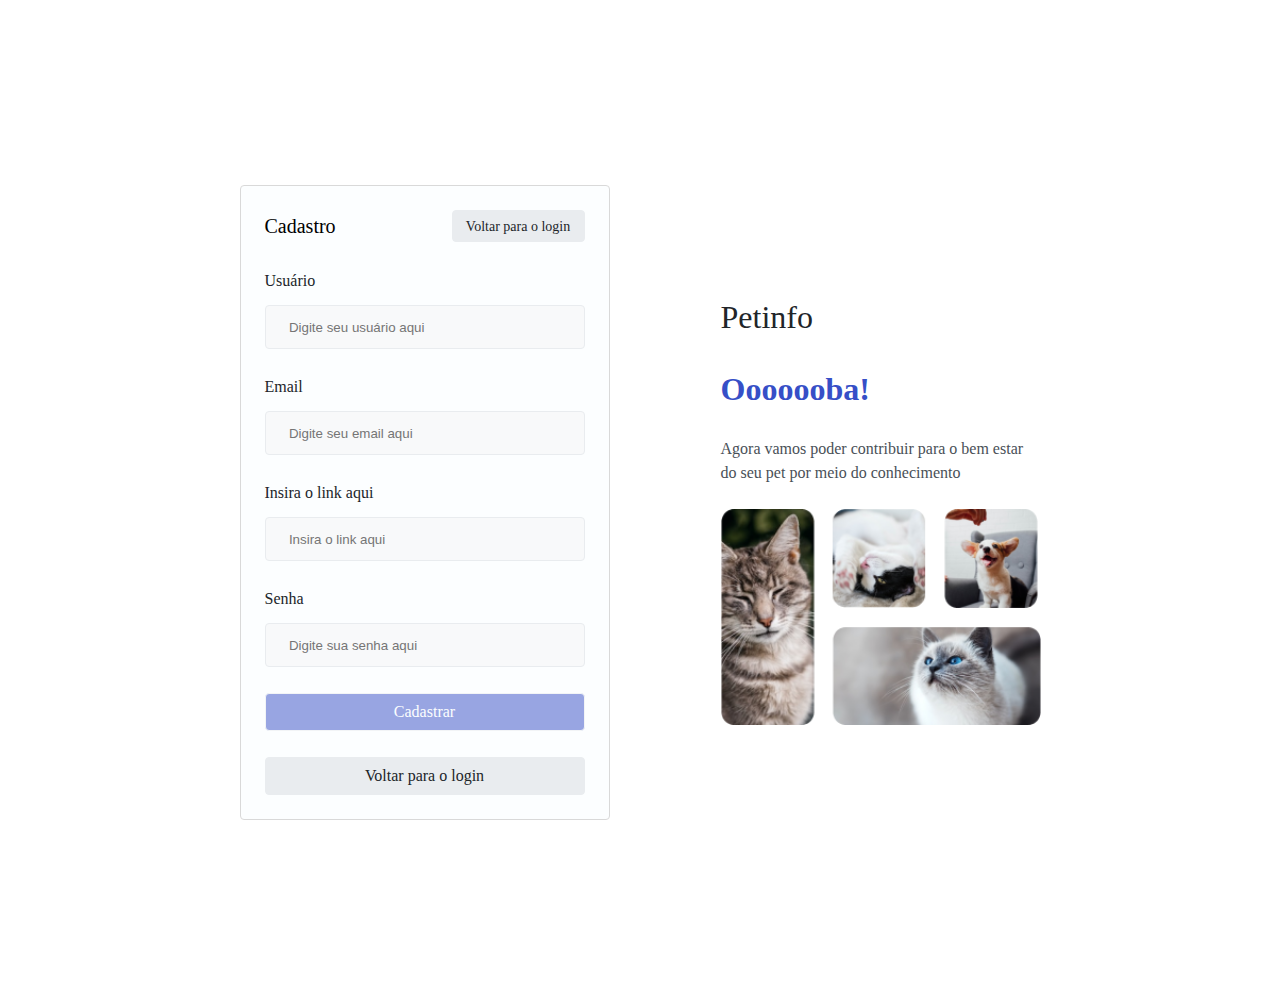
<file: index.html>
<!DOCTYPE html>
<html lang="en">
  <head>
    <meta charset="UTF-8" />
    <meta http-equiv="X-UA-Compatible" content="IE=edge" />
    <meta name="viewport" content="width=device-width, initial-scale=1.0" />
    <link rel="stylesheet" href="./styles/globalStyles.css">
    <link rel="stylesheet" href="./styles/inputs.css">
    <link rel="stylesheet" href="./styles/Buttons.css">
    <link rel="stylesheet" href="./styles/toast.css">
    <link rel="stylesheet" href="./pages/cadastro/index.css">
    <title>Petinfo</title>
  </head>
  <body>
    <main>
      
      <div class="alinhaTitulo">
        <h1>Cadastro</h1>
        <button class="btnVoltarLogin">Voltar para o login</button>
      </div>
      <form>
        <h3>Usuário</h3>
        <input type="text" placeholder="  Digite seu usuário aqui" id="username" />
        <h3>Email</h3>
        <input type="text" placeholder="  Digite seu email aqui" id="email" />
        <h3>Insira o link aqui</h3>
        <input
          type="text"
          placeholder="  Insira o link aqui"
          id="avatar"
        />
        <h3>Senha</h3>
        <input type="text" placeholder="  Digite sua senha aqui" id="password" />
        <button  disabled class="btnCadastrar " id="botao"><div id="anime"></div>Cadastrar </button>
        <button class="btnPageLogin">Voltar para o login</button>
      </form>

      
    </main>
    <section>
        <h2 class="logo">Petinfo</h2>
        <h2 class="textOba">Ooooooba!</h2>
        <p class="text">Agora vamos poder contribuir para o bem estar do seu pet por meio do conhecimento</p>
        <img src="./assets/img-register.png" alt="">
    </section>
    <script type="module" src="./pages/cadastro/index.js"></script>
  </body>
</html>
</file>
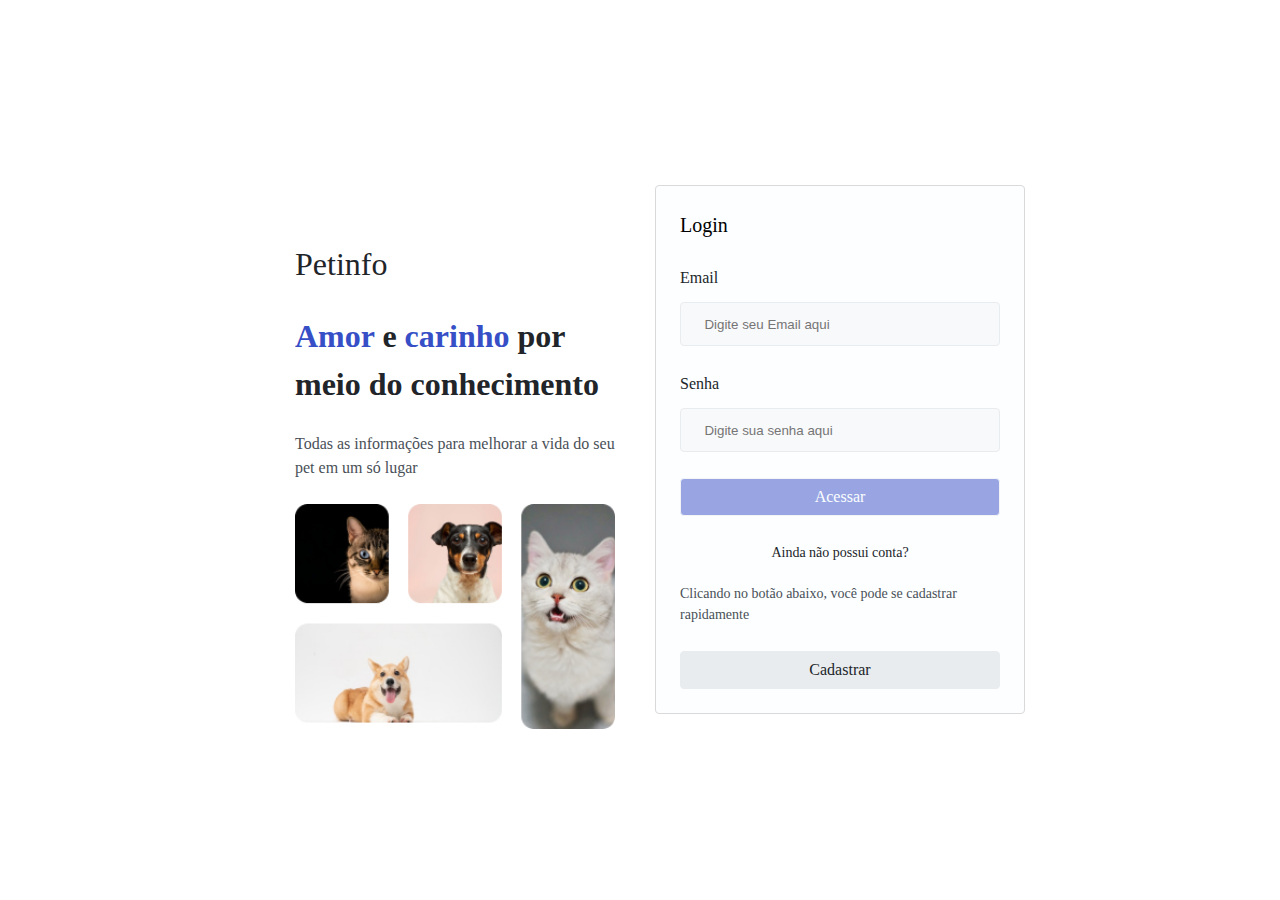
<file: pages/login/index.html>
<!DOCTYPE html>
<html lang="pt-br">
<head>
    <meta charset="UTF-8">
    <meta http-equiv="X-UA-Compatible" content="IE=edge">
    <meta name="viewport" content="width=device-width, initial-scale=1.0">
    <link rel="stylesheet" href="../../styles/globalStyles.css">
    <link rel="stylesheet" href="../../styles/inputs.css">
    <link rel="stylesheet" href="../../styles/Buttons.css">
    <link rel="stylesheet" href="./index.css">
    <title>Petinfo - Login</title>
</head>
<body>
    <section class="margin">
     <h2 class="logo">Petinfo</h2>  
     <h2 class="titulo">
        <span>Amor</span> e <span>carinho</span> por meio do conhecimento
     </h2> 
     <p class="text">Todas as informações para melhorar a vida do seu pet em um só lugar</p>
     <img src="../../assets/img-login.jpg" alt="">
    </section>
    <main>
     <h1 class="marginBotton">Login</h1>
     <form>
        <h3>Email</h3>
        <input id="email" type="text" placeholder="  Digite seu Email aqui">
        <h3>Senha</h3>
        <input id="password" type="text" placeholder="  Digite sua senha aqui">
        <p id="alert" class="alert"></p>
        <button id="logar" class="btnCadastrar"><div id="animation"></div> Acessar</button>
        <div class="alinha">
        <h4>Ainda não possui conta?</h4>
        <p class="frase marginBotton">Clicando no botão abaixo, você pode se cadastrar rapidamente</p>
        </div>

        <button class="btnPageLogin">Cadastrar</button>
     </form>
    </main>
    <script type="module" src="./index.js"></script>
</body>
</html>
</file>
<file: styles/globalStyles.css>
* {
  margin: 0;
  padding: 0;
  box-sizing: border-box;
}

:root {
  --brand100: #364fc7;
  --brand200: "hsl(230, 68%, 54%)";
  --gray100: #212529;
  --gray200: "hsl(210, 10%, 23%)";
  --gray300: #495057;
  --gray400: #868E96;
  --gray500: "hsl(210, 11%, 71%)";
  --gray600: #e9ecef;
  --gray700: #F1F3F5;
  --gray800: #f8f9fa;
  --gray900: #fcfeff;
  --alert100: #C73650;
  --alert200: "hsl(349, 69%, 55%)";
  --sucess100: "hsl(162, 88%, 26%)";
}

body {
  font-family: "Inter, sans-serif";
}

.flex{
  display: flex;
}

button {
  cursor: pointer;
}

body {
  display: flex;
  align-items: center;
  margin: 0 auto;
  max-width: 1300px;
  justify-content: center;
}

main {
  display: flex;
  flex-direction: column;
  padding: 24px;
  align-content: center;
  justify-content: center;
  width: 370px;
  height: auto;
  background-color: var(--gray900);
  border: solid 1px #d9d9d9;
  margin: 185px 0;
  border-radius: 4px;
}

form {
  display: flex;
  flex-direction: column;
}

section {
  height: 419px;
  width: 320px;
  border-radius: 12px;
  flex-direction: column;
  display: flex;
  margin-left: 111px;
}

.logo {
  font-family: "IBM Plex Sans";
  font-size: 32px;
  font-weight: 500;
  line-height: 48px;
  color: var(--gray100);
  margin-bottom: 24px;
}

h1 {
  font-family: "IBM Plex Sans";
  font-size: 20px;
  font-weight: 500;
  line-height: 30px;
}

.text {
  font-family: "IBM Plex Sans";
  font-size: 16px;
  font-weight: 400;
  line-height: 24px;
  color: var(--gray300);
  margin-bottom: 24px;
}

h3{
  font-family: "IBM Plex Sans";
  font-size: 16px;
  font-weight: 500;
  line-height: 24px;
 margin-bottom: 12px;
 color: var(--gray100);
}

a{
  text-decoration: none;
}

@keyframes loading {

  0%{
    transform: rotate(0deg);
  }

  100%{
    transform: rotate(360deg);
  }
}
</file>
<file: styles/inputs.css>
input{
    margin-bottom: 26px;
    width: 100%;
    height: 44px;
    border-radius: 4px;
    padding: 0px 16px;
    background-color: var(--gray800);
    border: solid 1px var(--gray600);
}

input:focus{
outline: none;
}

input:hover{
    border: solid 1px var(--gray100);
}
</file>
<file: styles/Buttons.css>
.btnCadastrar{
    height: 38px;
    width: 100%;
    border-radius: 4px;
    padding: 0px 16px;
    background-color: var(--brand100);
    color: var(--gray900);
    border: solid 1px var(--gray600);
    margin-bottom: 26px;
    font-family: "IBM Plex Sans";
    font-size: 16px;
    font-weight: 500;
    line-height: 24px;
    opacity: 50%;
    
    }

    .animation{
        width: 35px ;
        height: 35px;
        border-radius: 50%;
        border-color: black var(--gray900) black ;
        animation: loading 2s infinite;
        border-top-color: solid  black;
        border: solid 3px;
    }

    .containerloading{
        height: 100%;
        display: flex;
        align-items: center;
        justify-content: center;

    }

    .opacity{
        opacity: 100%;
    }
    
    .btnPageLogin{
    height: 38px;
    width: 100%;
    border-radius: 4px;
    padding: 0px 16px;    
    background-color: var(--gray600);
    color: var(--gray100);
    border: solid 1px var(--gray600);
    font-family:" IBM Plex Sans";
    font-size: 16px;
    font-weight: 500;
    line-height: 24px;
    
    }

    
.btnVoltarLogin{
    height: 32px;
    width: 133px;
    border-radius: 4px;
    padding: 0px 8px;
    border: solid 1px var(--gray600);
    background-color: var(--gray600);
    color: var(--gray100);
    font-family: "IBM Plex Sans";
    font-size: 14px;
    font-weight: 500;
    line-height: 21px;
    
    }

    .btnCriar{
        height: 38px;
        width: 152px;
        border-radius: 4px;
        padding: 0px 16px;
        background-color: #364FC7;
        color: var(--gray900);
        border: solid 1px #364FC7;
        font-family: "IBM Plex Sans";
        font-size: 16px;
        font-weight: 500;
        line-height: 24px;
        
        }

        
.btnEdit{
    height: 32px;
    width: 55px;
    border-radius: 4px;
    padding: 0px 8px;
    color: var(--gray100);
    font-family: "IBM Plex Sans";
    font-size: 14px;
    font-weight: 500;
    line-height: 21px;
    background-color:var(--gray600) ;
    border: solid 1px var(--gray600);
    }
    
    .btnExcluir{
    height: 32px;
    width: 60px;
    border-radius: 4px;
    padding: 0px 8px;
    background-color:var(--gray700) ;
    border: solid 1px var(--gray700);
    color: var(--gray400);
    font-family: " IBM Plex Sans";
    font-size: 14px;
    font-weight: 500;
    line-height: 21px;
    margin-left: 10px;
    }
</file>
<file: styles/toast.css>
.toast-container {
    font-family: var(--font-family-1);
    position: fixed;
    display: flex;
    justify-items: flex-start;
    align-items: center;
    gap: 10px;
    width: 300px;
    padding: 10px;
    color: var(--grey-1);
    border-radius: 8px;
    box-shadow: 0px 4px 4px var(--box-shadow-color);
    animation: toastIt 4500ms ease-in forwards;
}

@keyframes toastIt {
    0%   {right: 110px; bottom:-150px}
    25%  {right: 110px; bottom:10px}
    50%  {right: 110px; bottom:10px}
    100% {right: 110px; bottom:-150px}
}

.toast-container > img {
    width: 441px;
}

.successToast {
    border: 2px solid var(--sucess);
    background-color: var(--sucess-bg);
}
</file>
<file: pages/cadastro/index.css>
.alinhaTitulo{
    display: flex;
    justify-content: space-between;
    height: 32px;
    align-items: center;
    margin-bottom: 27px;
}


.textOba{
font-family: "IBM Plex Sans" ;
font-size: 32px;
font-weight: 600;
line-height: 48px;
margin-bottom: 24px; 
color: var(--brand100); 
}
</file>
<file: pages/login/index.css>
span{
color: var(--brand100);
font-family: "IBM Plex Sans";
font-size: 32px;
font-weight: 600;
line-height: 48px;

}

.titulo{
    font-family: "IBM Plex Sans";
    font-size: 32px;
    font-weight: 600;
    line-height: 48px;
    color: #212529;
    margin-bottom: 24px;
}

.margin{
    margin: 185px 40px;
}

.marginBotton{
    margin-bottom: 26px;
}

h4{
font-family:"IBM Plex Sans";
font-size: 14px;
font-weight: 500;
line-height: 21px;
color: #212529;
margin-bottom: 20px;
}

.frase{
font-family:"IBM Plex Sans";
font-size: 14px;
font-weight: 400;
line-height: 21px;
color: var(--gray300);
}

.alinha{
    display: flex;
    flex-direction: column;
    align-items: center;
}

.alert{
    color: var(--alert100);
    position: relative;
    bottom: 13px;
}

.border{
    border: solid 1px var(--alert100);
}
</file>
